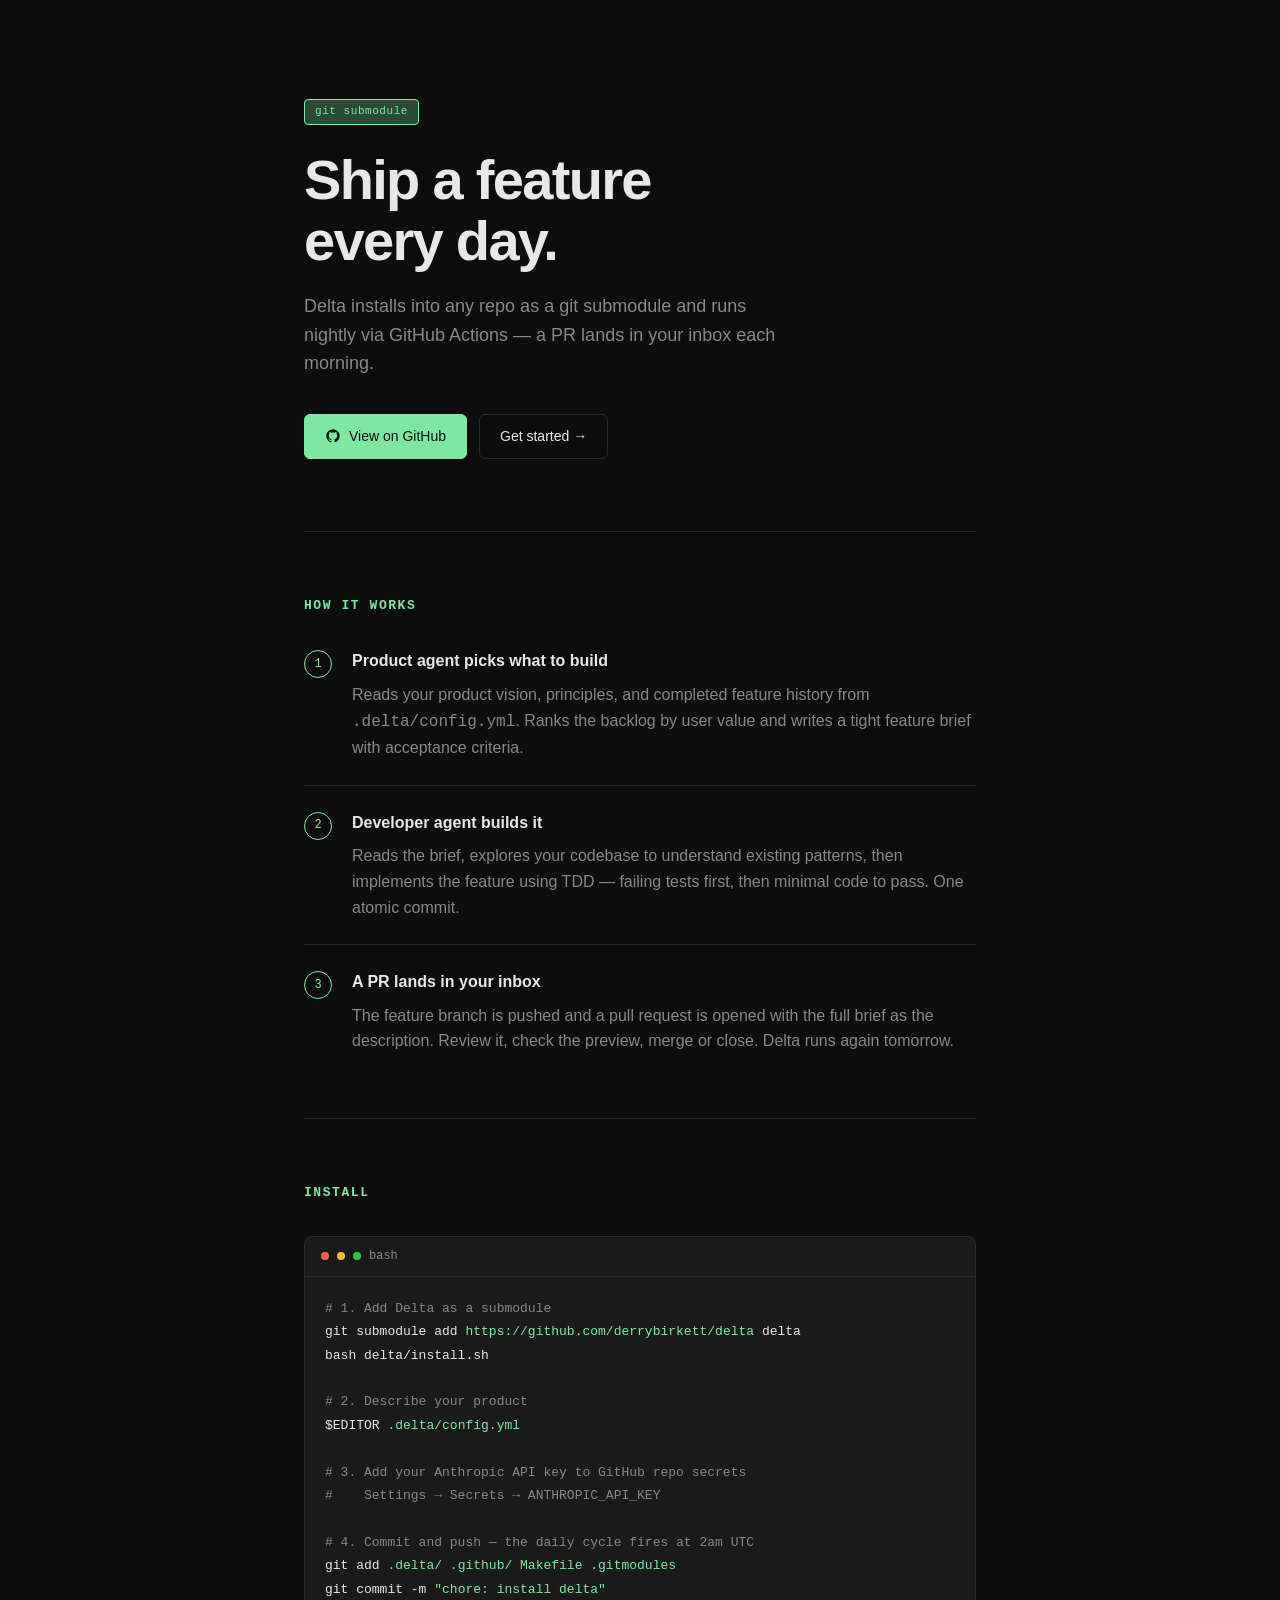
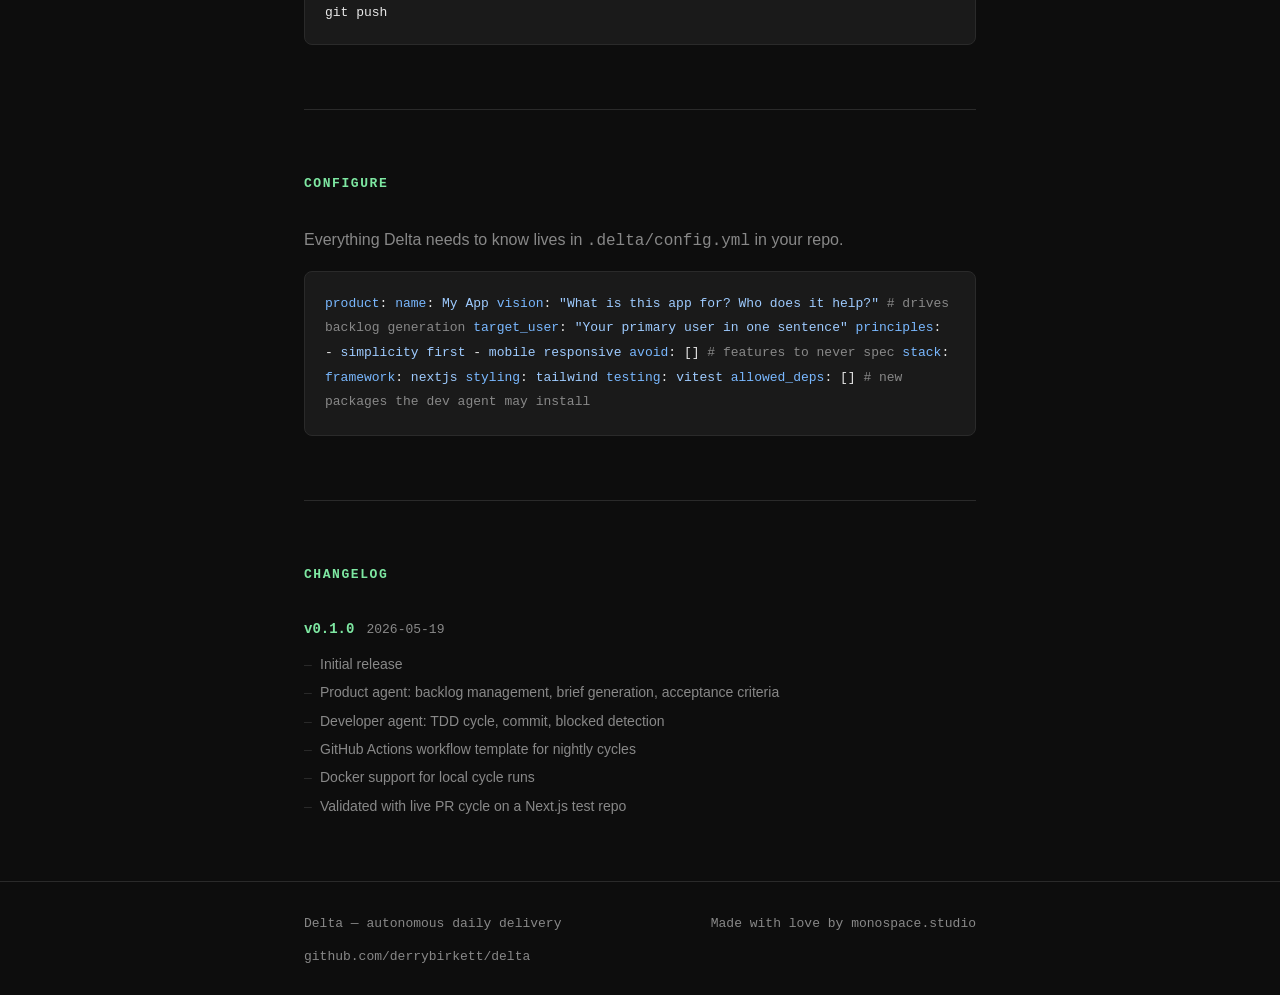
<file: index.html>
<!DOCTYPE html>
<html lang="en">
<head>
  <meta charset="UTF-8">
  <meta name="viewport" content="width=device-width, initial-scale=1.0">
  <meta name="description" content="An autonomous agent crew that ships one feature per day. Installs into any repo as a git submodule.">
  <title>Delta — Autonomous daily feature delivery</title>
  <link rel="stylesheet" href="style.css?v=2">
</head>
<body>

<div class="container">

  <!-- Hero -->
  <section id="hero">
    <div class="hero-badge">git submodule</div>
    <h1>Ship a feature<br>every day.</h1>
    <p class="subtitle">
      Delta installs into any repo as a git submodule and runs nightly via GitHub Actions — a PR lands in your inbox each morning.
    </p>
    <div class="cta-group">
      <a href="https://github.com/derrybirkett/delta" class="btn btn-primary">
        <svg width="16" height="16" viewBox="0 0 24 24" fill="currentColor"><path d="M12 2C6.477 2 2 6.477 2 12c0 4.418 2.865 8.166 6.839 9.489.5.092.682-.217.682-.482 0-.237-.009-.868-.013-1.703-2.782.604-3.369-1.34-3.369-1.34-.454-1.156-1.11-1.463-1.11-1.463-.908-.62.069-.608.069-.608 1.003.07 1.531 1.03 1.531 1.03.892 1.529 2.341 1.087 2.91.832.092-.647.35-1.088.636-1.338-2.22-.253-4.555-1.11-4.555-4.943 0-1.091.39-1.984 1.029-2.683-.103-.253-.446-1.27.098-2.647 0 0 .84-.269 2.75 1.025A9.578 9.578 0 0 1 12 6.836a9.59 9.59 0 0 1 2.504.337c1.909-1.294 2.747-1.025 2.747-1.025.546 1.377.202 2.394.1 2.647.64.699 1.028 1.592 1.028 2.683 0 3.842-2.339 4.687-4.566 4.935.359.309.678.919.678 1.852 0 1.336-.012 2.415-.012 2.741 0 .267.18.578.688.48C19.138 20.163 22 16.418 22 12c0-5.523-4.477-10-10-10z"/></svg>
        View on GitHub
      </a>
      <a href="#install" class="btn btn-secondary">Get started →</a>
    </div>
  </section>

  <!-- How it works -->
  <section id="how-it-works">
    <h2>How it works</h2>
    <div class="steps">
      <div class="step">
        <div class="step-num">1</div>
        <div class="step-body">
          <h3>Product agent picks what to build</h3>
          <p>Reads your product vision, principles, and completed feature history from <code>.delta/config.yml</code>. Ranks the backlog by user value and writes a tight feature brief with acceptance criteria.</p>
        </div>
      </div>
      <div class="step">
        <div class="step-num">2</div>
        <div class="step-body">
          <h3>Developer agent builds it</h3>
          <p>Reads the brief, explores your codebase to understand existing patterns, then implements the feature using TDD — failing tests first, then minimal code to pass. One atomic commit.</p>
        </div>
      </div>
      <div class="step">
        <div class="step-num">3</div>
        <div class="step-body">
          <h3>A PR lands in your inbox</h3>
          <p>The feature branch is pushed and a pull request is opened with the full brief as the description. Review it, check the preview, merge or close. Delta runs again tomorrow.</p>
        </div>
      </div>
    </div>
  </section>

  <!-- Install -->
  <section id="install">
    <h2>Install</h2>
    <div class="install-block">
      <div class="block-header">
        <span class="dot dot-red"></span>
        <span class="dot dot-yellow"></span>
        <span class="dot dot-green"></span>
        bash
      </div>
      <pre><span class="comment"># 1. Add Delta as a submodule</span>
<span class="cmd">git submodule add</span> <span class="arg">https://github.com/derrybirkett/delta</span> delta
<span class="cmd">bash delta/install.sh</span>

<span class="comment"># 2. Describe your product</span>
<span class="cmd">$EDITOR</span> <span class="arg">.delta/config.yml</span>

<span class="comment"># 3. Add your Anthropic API key to GitHub repo secrets</span>
<span class="comment">#    Settings → Secrets → ANTHROPIC_API_KEY</span>

<span class="comment"># 4. Commit and push — the daily cycle fires at 2am UTC</span>
<span class="cmd">git add</span> <span class="arg">.delta/ .github/ Makefile .gitmodules</span>
<span class="cmd">git commit -m</span> <span class="arg">"chore: install delta"</span>
<span class="cmd">git push</span></pre>
    </div>
  </section>

  <!-- Configure -->
  <section id="configure">
    <h2>Configure</h2>
    <p>Everything Delta needs to know lives in <code>.delta/config.yml</code> in your repo.</p>
    <div class="config-block"><span class="key">product</span>:
  <span class="key">name</span>: <span class="str">My App</span>
  <span class="key">vision</span>: <span class="str">"What is this app for? Who does it help?"</span>   <span class="comment"># drives backlog generation</span>
  <span class="key">target_user</span>: <span class="str">"Your primary user in one sentence"</span>
  <span class="key">principles</span>:
    - <span class="str">simplicity first</span>
    - <span class="str">mobile responsive</span>
  <span class="key">avoid</span>: []                                               <span class="comment"># features to never spec</span>

<span class="key">stack</span>:
  <span class="key">framework</span>: <span class="str">nextjs</span>
  <span class="key">styling</span>: <span class="str">tailwind</span>
  <span class="key">testing</span>: <span class="str">vitest</span>
  <span class="key">allowed_deps</span>: []                                        <span class="comment"># new packages the dev agent may install</span></div>
  </section>

  <!-- Changelog -->
  <section id="changelog">
    <h2>Changelog</h2>
    <div class="changelog">
      <div class="release">
        <div class="release-header">
          <span class="release-version">v0.1.0</span>
          <span class="release-date">2026-05-19</span>
        </div>
        <ul class="release-notes">
          <li>Initial release</li>
          <li>Product agent: backlog management, brief generation, acceptance criteria</li>
          <li>Developer agent: TDD cycle, commit, blocked detection</li>
          <li>GitHub Actions workflow template for nightly cycles</li>
          <li>Docker support for local cycle runs</li>
          <li>Validated with live PR cycle on a Next.js test repo</li>
        </ul>
      </div>
    </div>
  </section>

</div>

<footer>
  <div class="container" style="display:flex;justify-content:space-between;align-items:center;flex-wrap:wrap;gap:12px;width:100%">
    <span>Delta — autonomous daily delivery</span>
    <span>Made with love by <a href="https://monospace.studio">monospace.studio</a></span>
    <a href="https://github.com/derrybirkett/delta">github.com/derrybirkett/delta</a>
  </div>
</footer>

</body>
</html>
</file>
<file: style.css>
*, *::before, *::after { box-sizing: border-box; margin: 0; padding: 0; }

:root {
  --bg: #0d0d0d;
  --surface: #161616;
  --border: #2a2a2a;
  --text: #e8e8e8;
  --muted: #888;
  --accent: #7ee8a2;
  --accent-dim: #2a4a35;
  --code-bg: #1a1a1a;
  --font-mono: "SF Mono", "Fira Code", "Cascadia Code", ui-monospace, monospace;
  --font-sans: -apple-system, BlinkMacSystemFont, "Segoe UI", sans-serif;
}

html { scroll-behavior: smooth; }

body {
  background: var(--bg);
  color: var(--text);
  font-family: var(--font-sans);
  font-size: 16px;
  line-height: 1.6;
  -webkit-font-smoothing: antialiased;
}

a { color: var(--accent); text-decoration: none; }
a:hover { text-decoration: underline; }

/* Layout */
.container {
  max-width: 720px;
  margin: 0 auto;
  padding: 0 24px;
}

section { padding: 64px 0; border-bottom: 1px solid var(--border); }
section:last-child { border-bottom: none; }

h2 {
  font-size: 13px;
  font-family: var(--font-mono);
  color: var(--accent);
  letter-spacing: 0.12em;
  text-transform: uppercase;
  margin-bottom: 32px;
}

h3 {
  font-size: 16px;
  font-weight: 600;
  margin-bottom: 8px;
  color: var(--text);
}

p { color: var(--muted); margin-bottom: 16px; }
p:last-child { margin-bottom: 0; }

/* Hero */
#hero {
  padding: 96px 0 72px;
  border-bottom: 1px solid var(--border);
}

.hero-badge {
  display: inline-block;
  font-family: var(--font-mono);
  font-size: 11px;
  color: var(--accent);
  background: var(--accent-dim);
  border: 1px solid var(--accent);
  border-radius: 4px;
  padding: 3px 10px;
  margin-bottom: 24px;
  letter-spacing: 0.05em;
}

#hero h1 {
  font-size: clamp(36px, 6vw, 56px);
  font-weight: 700;
  letter-spacing: -0.03em;
  line-height: 1.1;
  margin-bottom: 20px;
  color: var(--text);
}

#hero .subtitle {
  font-size: 18px;
  color: var(--muted);
  max-width: 480px;
  margin-bottom: 36px;
}

.cta-group { display: flex; gap: 12px; flex-wrap: wrap; }

.btn {
  display: inline-flex;
  align-items: center;
  gap: 8px;
  font-size: 14px;
  font-weight: 500;
  padding: 10px 20px;
  border-radius: 6px;
  border: 1px solid transparent;
  cursor: pointer;
  transition: opacity 0.15s;
}
.btn:hover { opacity: 0.85; text-decoration: none; }

.btn-primary {
  background: var(--accent);
  color: #0d0d0d;
  border-color: var(--accent);
}

.btn-secondary {
  background: transparent;
  color: var(--text);
  border-color: var(--border);
}

/* How it works */
.steps { display: flex; flex-direction: column; gap: 0; }

.step {
  display: flex;
  gap: 20px;
  padding: 24px 0;
  border-bottom: 1px solid var(--border);
}
.step:last-child { border-bottom: none; padding-bottom: 0; }
.step:first-child { padding-top: 0; }

.step-num {
  flex-shrink: 0;
  width: 28px;
  height: 28px;
  border-radius: 50%;
  border: 1px solid var(--accent);
  color: var(--accent);
  font-family: var(--font-mono);
  font-size: 12px;
  display: flex;
  align-items: center;
  justify-content: center;
  margin-top: 2px;
}

.step-body p { margin-bottom: 0; }

/* Install */
.install-block {
  background: var(--code-bg);
  border: 1px solid var(--border);
  border-radius: 8px;
  overflow: hidden;
}

.install-block .block-header {
  padding: 10px 16px;
  border-bottom: 1px solid var(--border);
  font-family: var(--font-mono);
  font-size: 12px;
  color: var(--muted);
  display: flex;
  align-items: center;
  gap: 8px;
}

.block-header .dot { width: 8px; height: 8px; border-radius: 50%; }
.dot-red { background: #ff5f57; }
.dot-yellow { background: #ffbd2e; }
.dot-green { background: #28ca41; }

.install-block pre {
  padding: 20px;
  overflow-x: auto;
  font-family: var(--font-mono);
  font-size: 13px;
  line-height: 1.8;
  color: var(--text);
}

.install-block .comment { color: var(--muted); }
.install-block .cmd { color: var(--text); }
.install-block .arg { color: var(--accent); }

/* Config */
.config-block {
  background: var(--code-bg);
  border: 1px solid var(--border);
  border-radius: 8px;
  padding: 20px;
  font-family: var(--font-mono);
  font-size: 13px;
  line-height: 1.9;
  overflow-x: auto;
}

.config-block .key { color: #79b8ff; }
.config-block .val { color: #f97583; }
.config-block .str { color: #9ecbff; }
.config-block .comment { color: var(--muted); }

/* Changelog */
.changelog { display: flex; flex-direction: column; gap: 32px; }

.release-header {
  display: flex;
  align-items: baseline;
  gap: 12px;
  margin-bottom: 12px;
}

.release-version {
  font-family: var(--font-mono);
  font-size: 14px;
  color: var(--accent);
  font-weight: 600;
}

.release-date {
  font-size: 13px;
  color: var(--muted);
  font-family: var(--font-mono);
}

.release-notes {
  list-style: none;
  display: flex;
  flex-direction: column;
  gap: 6px;
}

.release-notes li {
  font-size: 14px;
  color: var(--muted);
  padding-left: 16px;
  position: relative;
}

.release-notes li::before {
  content: "–";
  position: absolute;
  left: 0;
  color: var(--border);
}

/* Footer */
footer {
  padding: 32px 0;
  font-size: 13px;
  color: var(--muted);
  font-family: var(--font-mono);
  display: flex;
  justify-content: space-between;
  align-items: center;
  flex-wrap: wrap;
  gap: 12px;
  border-top: 1px solid var(--border);
}

footer a { color: var(--muted); }
footer a:hover { color: var(--text); }

/* Responsive */
@media (max-width: 480px) {
  #hero { padding: 64px 0 48px; }
  section { padding: 48px 0; }
  .step { gap: 16px; }
}
</file>
